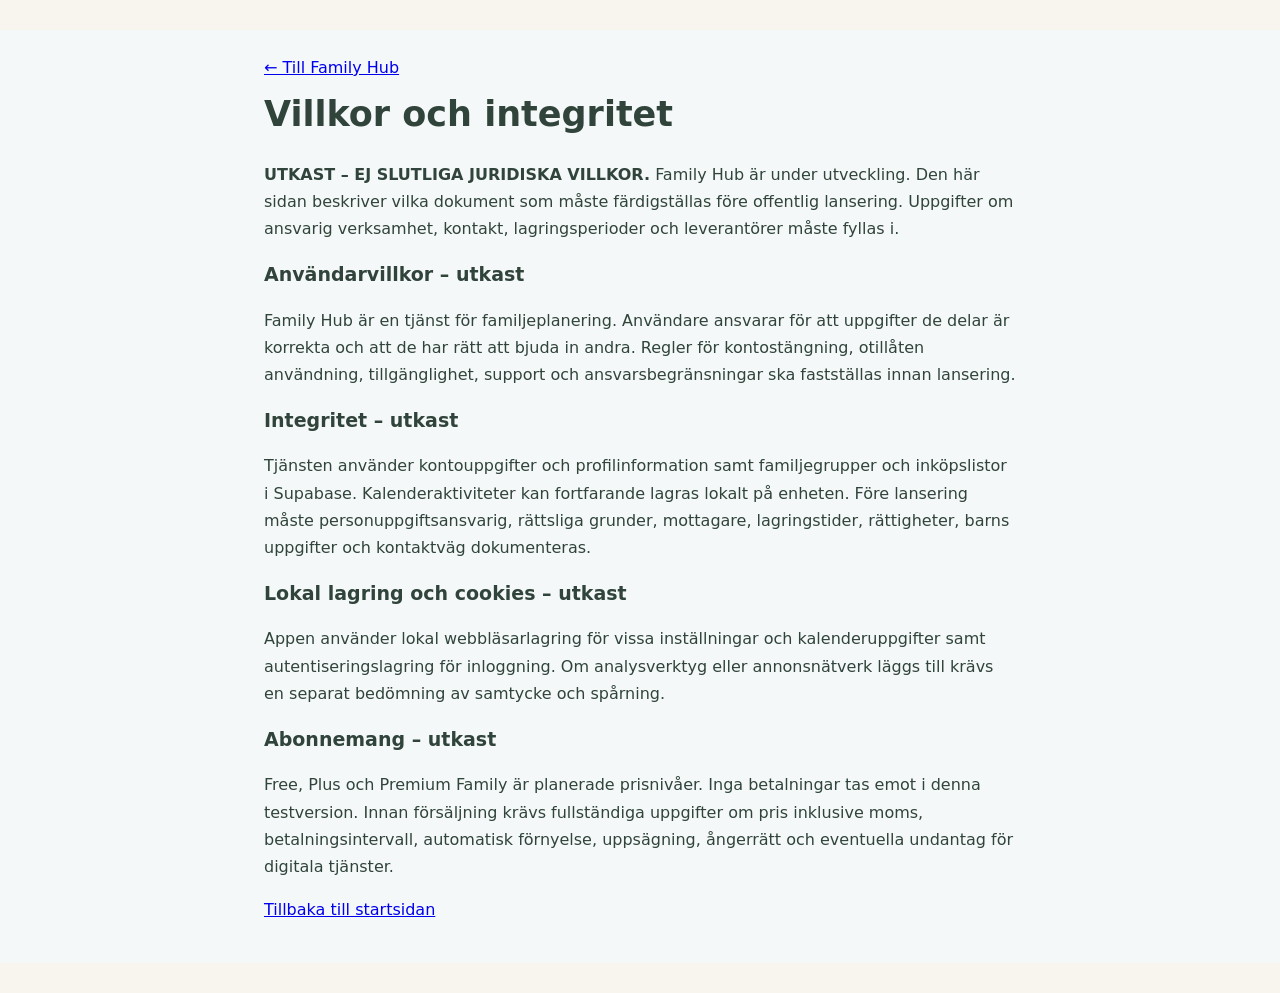
<file: legal.html>
<!doctype html><html lang="sv"><head><meta charset="utf-8"><meta name="viewport" content="width=device-width,initial-scale=1"><title>Villkor och integritet – Family Hub (utkast)</title><link rel="stylesheet" href="style.css"></head><body style="background:#f5f8f8"><main style="max-width:800px;margin:30px auto;padding:24px;line-height:1.7"><a href="index.html">← Till Family Hub</a><h1>Villkor och integritet</h1><p><strong>UTKAST – EJ SLUTLIGA JURIDISKA VILLKOR.</strong> Family Hub är under utveckling. Den här sidan beskriver vilka dokument som måste färdigställas före offentlig lansering. Uppgifter om ansvarig verksamhet, kontakt, lagringsperioder och leverantörer måste fyllas i.</p><section id="terms"><h2>Användarvillkor – utkast</h2><p>Family Hub är en tjänst för familjeplanering. Användare ansvarar för att uppgifter de delar är korrekta och att de har rätt att bjuda in andra. Regler för kontostängning, otillåten användning, tillgänglighet, support och ansvarsbegränsningar ska fastställas innan lansering.</p></section><section id="privacy"><h2>Integritet – utkast</h2><p>Tjänsten använder kontouppgifter och profilinformation samt familjegrupper och inköpslistor i Supabase. Kalenderaktiviteter kan fortfarande lagras lokalt på enheten. Före lansering måste personuppgiftsansvarig, rättsliga grunder, mottagare, lagringstider, rättigheter, barns uppgifter och kontaktväg dokumenteras.</p></section><section id="storage"><h2>Lokal lagring och cookies – utkast</h2><p>Appen använder lokal webbläsarlagring för vissa inställningar och kalenderuppgifter samt autentiseringslagring för inloggning. Om analysverktyg eller annonsnätverk läggs till krävs en separat bedömning av samtycke och spårning.</p></section><section id="subscriptions"><h2>Abonnemang – utkast</h2><p>Free, Plus och Premium Family är planerade prisnivåer. Inga betalningar tas emot i denna testversion. Innan försäljning krävs fullständiga uppgifter om pris inklusive moms, betalningsintervall, automatisk förnyelse, uppsägning, ångerrätt och eventuella undantag för digitala tjänster.</p></section><p><a href="index.html">Tillbaka till startsidan</a></p></main></body></html>
</file>
<file: style.css>
:root{font-family:Inter,ui-sans-serif,system-ui,-apple-system,sans-serif;color:#203448;background:#f3f6f8}*{box-sizing:border-box}body{margin:0}.shell{min-height:100vh;display:grid;grid-template-columns:220px 1fr}aside{background:#173653;color:white;padding:28px 15px;display:flex;flex-direction:column;gap:30px}.brand{font-size:22px;font-weight:800;padding:0 12px;white-space:nowrap}nav{display:grid;gap:8px}button,.filebtn{border:0;border-radius:11px;background:#176b82;color:white;padding:11px 15px;font:inherit;font-weight:650;cursor:pointer;display:inline-block;text-align:center}nav button{background:transparent;text-align:left;color:#e0edf4}nav button.active,nav button:hover{background:#2c526b}.side-note{margin-top:auto;font-size:12px;color:#afc7d5;padding:0 12px}main{width:min(100%,1050px);padding:36px 42px;margin:0 auto}header,.row{display:flex;align-items:center;justify-content:space-between;gap:12px;flex-wrap:wrap}header{margin-bottom:25px}.eyebrow{font-size:11px;font-weight:800;letter-spacing:2px;color:#6a8191}h1{font-size:35px;margin:4px 0}h2{font-size:19px;margin:0 0 12px}.pill{background:#e2eee9;color:#25725b;border-radius:30px;padding:8px 13px;font-size:12px}.card{background:white;border:1px solid #e0e8ed;border-radius:18px;padding:24px;margin-bottom:20px;box-shadow:0 5px 25px #153b5610}.muted{color:#6c7f8b;font-size:13px;line-height:1.5}.controls{margin:20px 0}.form{display:grid;grid-template-columns:1.5fr 1.2fr 1fr 1fr auto;gap:9px}.form.compact{grid-template-columns:1fr 180px auto;margin:16px 0}input,select{border:1px solid #d6e0e6;border-radius:10px;padding:11px;font:inherit;min-width:0;background:#fff;color:#203448}.entries{display:grid;gap:10px;margin-top:14px}.entry{border:1px solid #e5ebef;border-radius:12px;padding:13px;display:flex;align-items:center;justify-content:space-between;gap:12px}.entry-left{display:flex;align-items:center;gap:10px;min-width:0}.dot{height:11px;width:11px;border-radius:50%;flex:none}.small{font-size:12px;color:#72838e}.entry strong{display:block;font-size:14px;overflow-wrap:anywhere}.remove{background:#f8e9e9;color:#9b3c3c;padding:7px 10px;font-size:12px}.hidden{display:none}.empty{padding:20px;text-align:center;color:#8496a0;background:#f7fafb;border-radius:10px}footer{font-size:12px;color:#82929c;margin-top:35px}dialog{border:0;border-radius:16px;padding:25px;box-shadow:0 20px 90px #0004;max-width:400px}dialog::backdrop{background:#122b3b88}@media(max-width:850px){.shell{display:block}aside{padding:14px 14px 10px;gap:12px}.brand{font-size:19px}nav{display:flex;overflow-x:auto}nav button{white-space:nowrap;font-size:13px}.side-note{display:none}main{padding:20px 14px}h1{font-size:28px}.card{padding:17px}.form{grid-template-columns:1fr 1fr}.form button{grid-column:1/-1}.form.compact{grid-template-columns:1fr 1fr}.form.compact input{grid-column:1/-1}.form.compact button{grid-column:auto}.pill{display:none}}@media(max-width:390px){nav button{padding:9px}.form{grid-template-columns:1fr}.form.compact{grid-template-columns:1fr}.form.compact input{grid-column:auto}}
.secondary{background:#e8f0f4;color:#173653}.legend{display:flex;flex-wrap:wrap;gap:13px;margin-top:15px}.legend span{display:inline-flex;align-items:center;gap:6px;font-size:12px}.cal-grid{display:grid;grid-template-columns:repeat(7,minmax(0,1fr));border:1px solid #dde6ec;border-radius:12px;overflow:hidden}.cal-head{background:#eef3f6;text-align:center;padding:9px 2px;font-size:12px;font-weight:700}.cal-cell{min-height:100px;border-top:1px solid #e5edf1;border-right:1px solid #e5edf1;padding:5px;overflow:hidden}.cal-cell:nth-child(7n){border-right:0}.cal-cell.other{background:#f7f9fa;color:#9aabb5}.cal-cell.today{background:#eff8f6}.cal-num{font-size:12px;font-weight:700;margin-bottom:5px}.cal-event{display:block;width:100%;text-align:left;border-radius:5px;border:0;padding:4px 5px;margin:3px 0;font-size:11px;font-weight:600;color:white;white-space:nowrap;overflow:hidden;text-overflow:ellipsis}.cal-list{display:grid;gap:8px}.cal-list .entry{cursor:default}.cal-list .cal-event{width:auto;margin:0;white-space:normal;font-size:13px}.calendar-color{width:12px;height:12px;border-radius:50%;display:inline-block;flex:none}input[type=color]{width:65px;padding:4px;min-height:43px}.controls{gap:10px}.controls select{max-width:230px}.form.compact:has(input[type=color]){grid-template-columns:1fr 70px auto}@media(max-width:600px){.cal-cell{min-height:67px;padding:3px}.cal-head{font-size:10px}.cal-num{font-size:11px}.cal-event{font-size:9px;padding:3px 2px}.form.compact:has(input[type=color]){grid-template-columns:1fr 65px}.form.compact:has(input[type=color]) button{grid-column:1/-1}.controls select{max-width:100%}}

/* Family Hub 0.2.1: unified calendar grids and mobile-first detail sheet */
.cal-num.day-select{display:block;width:100%;background:transparent;color:inherit;text-align:left;padding:2px 0;margin:0;font-size:12px;border-radius:4px}
.more-events{background:transparent;color:#176b82;font-size:11px;padding:3px;border:0;text-align:left}
.schedule-scroll{overflow:auto;border:1px solid #dde6ec;border-radius:12px;max-height:65vh;overscroll-behavior:contain}
.schedule-header,.schedule-body{display:grid;grid-template-columns:54px repeat(var(--cols),minmax(95px,1fr));min-width:max-content}
.schedule-header{position:sticky;top:0;z-index:2;background:#eef3f6}
.time-corner{background:#eef3f6;position:sticky;left:0;z-index:3}
.schedule-day{display:flex;flex-direction:column;align-items:center;gap:2px;border-radius:0;background:#eef3f6;color:#203448;border-left:1px solid #dde6ec;padding:9px 4px;font-size:12px}
.schedule-day strong{font-size:17px}.schedule-day.is-today{background:#dcefe9}
.schedule-body{grid-auto-rows:minmax(64px,auto)}
.time-label{font-size:11px;color:#6c7f8b;padding:5px;background:#fff;border-top:1px solid #e5edf1;position:sticky;left:0;z-index:1}
.time-slot{border-top:1px solid #e5edf1;border-left:1px solid #e5edf1;padding:3px;min-width:0}
.time-slot.is-today{background:#f1f9f6}.time-slot .cal-event{white-space:normal;overflow-wrap:anywhere;line-height:1.25;font-size:11px;margin:1px 0;padding:5px}
.event-time{display:block;font-weight:500;font-size:10px;opacity:.95}
.detail-dialog{width:min(480px,calc(100vw - 24px));max-height:88vh;overflow-y:auto}
.detail-top{display:flex;justify-content:space-between;align-items:start;gap:15px}.detail-top h2{font-size:23px;overflow-wrap:anywhere}
.detail-dialog p{line-height:1.6}.detail-dialog h3{font-size:15px;margin-top:20px}
.participant-line{display:flex;justify-content:space-between;gap:8px;align-items:center;padding:10px 0;border-bottom:1px solid #e5edf1}
.status-chip{font-size:11px;color:#7c5964;background:#f8eef1;border-radius:30px;padding:5px 9px}
.field-label{font-size:12px;color:#627a88;display:grid;gap:4px}.field-label input{width:100%}
.participant-field{border:1px solid #dde6ec;border-radius:10px;grid-column:1/-1;padding:10px 12px}.participant-field legend{font-size:13px;font-weight:650}
#participant-picker{display:flex;flex-wrap:wrap;gap:10px}.participant-option{font-size:13px;display:inline-flex;align-items:center;gap:4px}
#event-form{grid-template-columns:repeat(2,minmax(0,1fr))}#event-form>input[name=title],#event-form>input[name=location]{grid-column:1/-1}#event-form button{grid-column:1/-1}
@media(max-width:600px){.schedule-header,.schedule-body{grid-template-columns:42px repeat(var(--cols),minmax(72px,1fr))}.time-label{font-size:10px}.schedule-day{font-size:10px}.schedule-day strong{font-size:14px}.schedule-scroll{max-height:62vh}.time-slot .cal-event{font-size:10px;padding:3px}.event-time{font-size:9px}.cal-cell{min-height:80px}.cal-cell .cal-event{font-size:9px}.cal-cell .event-time{display:none}.detail-dialog{position:fixed;top:auto;bottom:0;left:0;right:0;margin:0;width:100%;max-width:none;max-height:85dvh;border-radius:20px 20px 0 0;padding:22px}.detail-dialog::backdrop{background:#122b3b99}}

/* 0.3 auth */
.auth-form{display:grid;gap:12px;max-width:460px;margin:18px 0 24px}.auth-form label{display:grid;gap:6px;font-size:13px;font-weight:650}.auth-form input{width:100%}#groups-panel .entry{flex-wrap:wrap}#account .card{overflow-wrap:anywhere}@media(max-width:600px){#account .row button{flex:1}}

/* 0.3.1 – separat mobilanpassad inloggningssida */
.welcome{min-height:100dvh;display:grid;place-items:center;background:linear-gradient(135deg,#173653,#226579);padding:24px;color:white}.welcome-inner{width:min(980px,100%);display:grid;grid-template-columns:1fr 420px;gap:60px;align-items:center}.welcome-mark{font-weight:800;font-size:24px;margin-bottom:34px}.welcome-intro h1{font-size:clamp(34px,4vw,56px);line-height:1.1;color:white;margin:0 0 22px}.welcome-intro p{color:#e2edf1;font-size:18px;line-height:1.6}.welcome-points{display:flex;flex-wrap:wrap;gap:12px;margin-top:30px;color:#e0f4ec;font-size:14px}.welcome-card{background:#fff;color:#203448;border-radius:22px;padding:28px;box-shadow:0 18px 50px #081c2a55}.welcome-card h2{font-size:24px;margin:20px 0 8px}.welcome-card .auth-form{margin:16px 0}.welcome-card .auth-form button{width:100%;background:#176e83;color:white}.auth-tabs{display:grid;grid-template-columns:1fr 1fr;gap:4px;padding:4px;border-radius:12px;background:#eaf1f4}.auth-tabs button{background:transparent;color:#334e5c;border:0;border-radius:9px;padding:11px 6px}.auth-tabs button.chosen{background:#fff;box-shadow:0 2px 6px #17365320}.auth-message{font-size:13px;line-height:1.5;overflow-wrap:anywhere;color:#9c4d28;min-height:0}.auth-foot{font-size:12px}.welcome.hidden,.shell.hidden{display:none!important}@media(max-width:700px){.welcome{padding:20px 14px;place-items:start center}.welcome-inner{grid-template-columns:1fr;gap:22px}.welcome-mark{font-size:20px;margin-bottom:15px}.welcome-intro h1{font-size:31px;margin-bottom:12px}.welcome-intro p{font-size:14px;margin:0}.welcome-points{margin-top:14px;font-size:12px}.welcome-card{padding:20px;border-radius:18px}.welcome-card h2{font-size:21px}}

/* Public landing v0.5 */
.landing{display:block;min-height:100vh;background:#f5f8fb;color:#173653}
.landing *{box-sizing:border-box}
.landing-nav{max-width:1160px;margin:auto;padding:20px 24px;display:flex;align-items:center;gap:24px;justify-content:space-between}
.landing-logo{font-weight:800;font-size:1.35rem;text-decoration:none;color:#173653}
.landing-nav nav{display:flex;gap:24px}
.landing-nav nav a,.landing-footer a{color:#34566b;text-decoration:none}
.landing button{cursor:pointer}
.landing-login,.landing-outline{border:1px solid #c4d4df!important;background:transparent!important;color:#173653!important;border-radius:12px;padding:12px 18px;text-decoration:none}
.landing-hero{max-width:1160px;margin:28px auto 65px;padding:45px 24px;display:grid;grid-template-columns:1.1fr .9fr;gap:38px;align-items:center}
.landing-kicker{color:#14826e;font-size:.75rem;font-weight:800;letter-spacing:.13em}
.landing-hero h1{font-size:clamp(2.6rem,5vw,4.7rem);line-height:1.12;margin:18px 0;color:#173653}
.landing-hero h1 em{font-style:normal;color:#178b77}
.landing-hero p{max-width:520px;line-height:1.65;color:#476277}
.landing-actions{display:flex;gap:12px;align-items:center;flex-wrap:wrap;margin:25px 0}
.landing-actions button,.landing-bottom button,.price-card button,.demo-card form button{background:#178b77;color:#fff;border:0;border-radius:12px;padding:13px 19px;font-weight:700}
.landing-small{font-size:.82rem;color:#718294!important}
.hero-preview{background:#173653;border-radius:24px;padding:26px;color:white;box-shadow:0 25px 60px #17365335;transform:rotate(1deg)}
.preview-top{display:flex;justify-content:space-between;margin-bottom:24px}
.preview-top span{color:#a9c9d2}
.preview-days{display:grid;grid-template-columns:repeat(5,1fr);gap:8px}
.preview-days div{background:#f7fafc;color:#173653;border-radius:10px;min-height:112px;padding:10px 6px;display:flex;flex-direction:column;gap:20px;text-align:center;font-size:.72rem}
.preview-days span{background:#d8eee7;border-radius:6px;padding:5px 2px}
.preview-days div:nth-child(2) span{background:#dce7ff}.preview-days div:nth-child(4) span{background:#f8e6d1}
.preview-note{margin-top:22px;color:#bce9dc}
.landing-section{max-width:1160px;margin:0 auto;padding:65px 24px;scroll-margin-top:20px}
.landing-section h2{font-size:clamp(1.8rem,3.5vw,2.7rem);max-width:700px;margin:12px 0 20px;color:#173653}
.landing-section>p{color:#5d7485}
.feature-grid,.pricing-grid{display:grid;grid-template-columns:repeat(4,1fr);gap:16px;margin-top:30px}
.feature-grid article,.price-card,.demo-card{background:white;border:1px solid #dce6ec;border-radius:20px;padding:24px;box-shadow:0 8px 28px #1736530a}
.feature-grid article>span{font-size:1.7rem}
.feature-grid h3{margin-bottom:7px}.feature-grid p,.price-card p{color:#5d7485;line-height:1.55}
.demo-section{background:#eaf3f3;max-width:none;padding-left:max(24px,calc((100vw - 1112px)/2));padding-right:max(24px,calc((100vw - 1112px)/2))}
.demo-card{max-width:760px}
.demo-head{display:flex;align-items:center;justify-content:space-between;gap:10px}
.demo-head button{background:#e9f3f3;color:#173653;border:0;border-radius:8px;font-size:1.4rem;padding:5px 15px}
.demo-days{display:grid;grid-template-columns:repeat(7,1fr);gap:7px;margin:20px 0}
.demo-days div{background:#eff5f8;border-radius:10px;padding:12px 5px;display:flex;flex-direction:column;text-align:center;gap:7px}
.demo-card form{display:flex;gap:10px}.demo-card form input{flex:1;min-width:0}
.demo-card ul{list-style:none;padding:0}.demo-card li{display:flex;align-items:center;gap:12px;border-bottom:1px solid #e4ebee;padding:10px 0}.demo-card li span{flex:1}.demo-card li button{border:0;background:transparent;color:#687c89}
.billing-switch{display:inline-flex;padding:5px;border-radius:12px;background:#e8f0f3;gap:5px}
.billing-switch button{border:0;border-radius:9px;background:transparent;padding:10px 15px;color:#173653}
.billing-switch button.selected{background:white;box-shadow:0 2px 9px #17365318}
.pricing-grid{grid-template-columns:repeat(3,1fr)}
.price-card{display:flex;flex-direction:column;gap:9px}
.price-card.featured{border:2px solid #178b77}
.popular{color:#178b77;font-weight:800;font-size:.7rem}
.price-card h3{font-size:1.4rem;margin:5px 0}
.price-amount{display:flex;align-items:baseline;gap:5px}
.price-amount strong{font-size:2rem;color:#173653}
.price-card ul{padding-left:18px;line-height:1.9;flex:1}
.price-card button{width:100%}
.landing-bottom{text-align:center;background:#173653;color:white;padding:65px 20px}
.landing-bottom h2{color:white;font-size:2rem}
.landing-bottom p{color:#c2d8e4}
.landing-footer{padding:24px;text-align:center;color:#647f8c}
.landing-footer button{border:0;background:transparent;color:#34566b;text-decoration:underline}
.auth-overlay{position:fixed;inset:0;z-index:999;display:grid;place-items:center;padding:20px}
.auth-overlay.hidden{display:none}
.auth-backdrop{position:absolute;inset:0;background:#0c2437b8}
.auth-modal{position:relative;z-index:1;width:min(100%,440px);max-height:90vh;overflow:auto;box-shadow:0 20px 90px #0004}
.auth-close{position:absolute;right:10px;top:10px;border:0;background:transparent;color:#173653}
@media(max-width:800px){.landing-hero{grid-template-columns:1fr;padding-top:15px}.feature-grid{grid-template-columns:repeat(2,1fr)}.pricing-grid{grid-template-columns:1fr}.landing-nav nav{gap:12px}.landing-nav{flex-wrap:wrap}.hero-preview{transform:none}}
@media(max-width:470px){.landing-nav nav{order:3;width:100%;justify-content:center}.landing-hero{margin-top:0}.feature-grid{grid-template-columns:1fr}.preview-days div{min-height:95px;font-size:.6rem}.demo-days div{font-size:.7rem}.landing-hero h1{font-size:2.5rem}}

/* 0.5.1 – lugnare redaktionell landningssida */
.landing{background:#f8f9f6;color:#23352f;font-family:system-ui,-apple-system,"Segoe UI",sans-serif}
.landing-nav{background:#f8f9f6;border-bottom:1px solid #e3e7df;box-shadow:none}
.landing-logo{font-size:1.15rem;letter-spacing:-.045em;font-weight:800;color:#1d443b}
.landing-nav a:not(.landing-logo){font-size:.9rem;color:#465c52}
.landing-hero{max-width:1190px;margin:auto;gap:70px;padding-top:90px;padding-bottom:100px}
.landing-hero h1{font-size:clamp(3rem,6vw,5.6rem);letter-spacing:-.065em;line-height:1.02;font-weight:720;color:#1b342b}
.landing-hero h1 em{font-style:normal;color:#497f68}
.landing-hero p{max-width:500px;font-size:1.1rem;line-height:1.7;color:#52655c}
.landing-kicker{font-size:.72rem;letter-spacing:.14em;color:#537463;font-weight:750}
.landing-actions button,.landing-bottom button{background:#234d3f;border-radius:10px}
.hero-preview{background:#fff;border:1px solid #dce4dc;border-radius:18px;box-shadow:0 18px 55px #193b2812;transform:rotate(-1deg)}
.preview-top{border-bottom:1px solid #e8eee8}
.preview-days div{background:#f5f8f5;border:1px solid #e7ede6;border-radius:10px}
.preview-note{color:#526e5f}
.landing-section{max-width:1120px;margin:auto;padding:85px 22px}
.landing-section h2{letter-spacing:-.045em;line-height:1.13;color:#213b31;font-size:clamp(1.9rem,3.5vw,3.1rem)}
.feature-grid article{background:transparent;border:0;border-top:1px solid #cdd8cd;border-radius:0;box-shadow:none;padding:23px 8px 15px}
.feature-grid article span{font-size:1.5rem}
.feature-grid article h3{letter-spacing:-.025em}
.demo-section{background:#edf2eb;border-radius:22px}
.demo-card{border:1px solid #d9e3d9;box-shadow:0 12px 38px #183b2410;border-radius:16px}
.price-card{background:#fff;border:1px solid #dbe3dc;border-radius:14px;box-shadow:none}
.price-card.featured{border:2px solid #427d64;background:#f7faf7}
.price-amount strong{color:#244e3e}
.billing-switch{background:#e5ebe5}
.landing-bottom{background:#23483b}
.landing-bottom p{color:#d4e4d9}
.sync-panel{margin-top:18px}
.sync-heading{display:flex;justify-content:space-between;align-items:flex-start;gap:12px}
.sync-eyebrow{font-size:.72rem;letter-spacing:.13em;color:#64847a;font-weight:750}
.sync-phase{font-size:.72rem;background:#eaf2ef;border-radius:100px;padding:7px 12px;color:#365e4d;white-space:nowrap}
.sync-providers{border:1px solid #e1e9e5;border-radius:14px;overflow:hidden;margin-top:15px}
.sync-provider{display:flex;align-items:center;gap:14px;padding:14px;border-bottom:1px solid #e1e9e5}
.sync-provider:last-child{border-bottom:0}
.sync-provider-mark{width:38px;height:38px;flex:0 0 38px;display:grid;place-items:center;border-radius:11px;font-weight:800;background:#e7eee9;color:#23483b}
.sync-provider-mark.google{color:#387b56;background:#e8f4ec}
.sync-provider-mark.outlook{color:#276ba0;background:#eaf2fb}
.sync-provider-mark.apple{color:#2d3741;background:#edf0f3}
.sync-provider-copy{display:flex;flex:1;min-width:0;flex-direction:column;gap:4px}
.sync-provider-copy small{color:#75857f}
.sync-provider button{white-space:nowrap}
.sync-privacy{background:#f3f7f4;padding:17px;border-radius:13px;margin-top:16px}
.sync-privacy-options{display:flex;flex-wrap:wrap;gap:8px;margin-top:12px}
.sync-privacy-options span{border:1px solid #d6e1d8;background:#fff;border-radius:20px;padding:6px 11px;font-size:.83rem}
@media(max-width:800px){.landing-hero{padding:45px 22px 65px;gap:25px}.hero-preview{transform:none}.landing-section{padding:65px 22px}.demo-section{border-radius:0}}
@media(max-width:470px){.sync-provider{gap:8px;padding:10px}.sync-provider button{padding:9px}.sync-heading{flex-wrap:wrap}}

/* 0.5.2: Installationsguide och transparens */
.install-grid{display:grid;grid-template-columns:repeat(2,minmax(0,1fr));gap:24px;margin:25px 0}.install-grid article{padding:25px;border:1px solid #dce4e6;border-radius:20px;background:#fff}.install-grid p{line-height:1.9}.phone-art{max-width:190px;height:230px;border:7px solid #263b47;border-radius:27px;margin:0 auto 18px;background:#f3f8f7;display:flex;flex-direction:column;overflow:hidden;text-align:center}.phone-bar{font-size:11px;background:#e4eeee;padding:12px 3px}.phone-content{flex:1;display:grid;align-content:center;font-weight:700;color:#214b59}.phone-content small{font-size:11px;font-weight:400}.phone-share{padding:12px;background:#dbe9ec;font-size:23px;color:#176b80}.legal-links{display:flex;flex-wrap:wrap;gap:12px;margin-top:18px}.legal-links a{border:1px solid #d3dee1;border-radius:12px;padding:11px 14px;color:#18465b;text-decoration:none}.legal-links a:hover{background:#eaf2f2}@media(max-width:650px){.install-grid{grid-template-columns:1fr}}

/* Family Hub 0.6 – varm, mindre generisk identitet */
.landing{background:#f7f4ee}.landing-hero{background:#f4efe5}.landing-kicker{letter-spacing:.08em}.landing-hero h1{max-width:790px;line-height:1.12;letter-spacing:-.035em}.landing-hero em{color:#3e6c55}.hero-preview{transform:rotate(-1.2deg);box-shadow:6px 12px 0 #e3dacd,0 20px 40px #263b2a18}.feature-grid article:nth-child(2){transform:translateY(8px)}.feature-grid article:nth-child(3){transform:translateY(-5px)}.year-saving{font-weight:700;color:#2e7052;background:#e5f2e8;border-radius:8px;padding:8px 10px;margin:8px 0}.year-saving[hidden]{display:none}

/* v0.8 – warm unified app style */
:root{color:#30443b;background:#f7f5ee}
body{background:#f7f5ee;color:#30443b}
.shell{background:#f7f5ee;grid-template-columns:230px minmax(0,1fr)}
.shell aside{background:#f0eee5;color:#2e473e;border-right:1px solid #dedfd2;padding-top:30px}
.shell aside .brand{color:#345a48;font-family:Georgia,serif;font-weight:700;letter-spacing:-.6px}
.shell aside nav button{color:#455b4d;background:transparent;border-radius:13px;font-weight:600}
.shell aside nav button.active,.shell aside nav button:hover{background:#dde8d9;color:#244c3a}
.shell aside .side-note{color:#78867a}
.shell main{background:#f7f5ee}
.shell main header{border-bottom:1px solid #e8e7dc}
.shell main header h1{font-family:Georgia,serif;color:#294b3b;letter-spacing:-.5px}
.shell .card{background:#fffefa;border:1px solid #e5e5d9;border-radius:19px;box-shadow:0 5px 20px rgba(45,65,49,.045)}
.shell button:not(.secondary):not(.sidebar-signout),.shell .filebtn{background:#3e7156;color:#fff}
.shell button:not(.secondary):not(.sidebar-signout):hover{background:#305c45}
.shell button.secondary{background:#eaf0e6;color:#345a45}
.shell input,.shell select,.shell textarea{background:#fffefa;border-color:#d8ded3;color:#2e4338}
.shell .pill{background:#e7eee3;color:#315942}
.shell .eyebrow{color:#718e79}
.sidebar-signout{margin-top:auto;background:transparent;color:#456653;text-align:left;border:1px solid #cbd7c8;border-radius:12px}
.sidebar-signout:hover{background:#e3ebdf}
#pricing-app-slot .landing-section{padding:10px 0 30px;max-width:none}
#pricing-app-slot .pricing-grid{align-items:stretch}
#pricing-app-slot .price-card{background:#fffefa;border-color:#e1e3d7}
@media(max-width:750px){.shell{display:block}.shell aside{border-right:0;border-bottom:1px solid #dedfd2;padding:14px}.shell aside nav{display:flex;overflow-x:auto;gap:6px}.shell aside nav button{flex-shrink:0}.sidebar-signout{margin-top:6px}.shell main{padding:14px}}

/* Family Hub 0.9 — cohesive interface */
.shell{grid-template-columns:240px minmax(0,1fr)}
.shell aside{position:sticky;top:0;height:100dvh;gap:22px;padding:28px 16px;background:#f4f3ed}
.shell aside .brand{font-size:23px;padding:0 12px 18px;border-bottom:1px solid #dce2d8}
.shell aside nav{display:grid;gap:5px}
.shell aside nav button{font-size:14px;line-height:1.3;padding:13px 14px}
.shell main{min-width:0;padding:28px clamp(20px,3.5vw,55px) 36px;max-width:1500px;width:100%;margin:auto}
.shell main header{padding:0 0 23px;margin-bottom:28px;align-items:center}
.shell main header h1{font-size:clamp(29px,3vw,41px)}
.shell .view{max-width:1100px;margin:0 auto}
.shell .view>.card{margin-bottom:20px;padding:clamp(20px,2.6vw,32px)}
.shell .view>.card h2{font-size:22px;letter-spacing:-.03em;margin-top:0}
.shell .card{box-shadow:0 3px 16px #29453608;border-radius:18px}
.shell .sidebar-signout{width:100%;margin-top:auto;padding:12px 14px}
#pricing-app-slot .landing-section{padding:0 0 28px}
#pricing-app-slot .landing-kicker{font-size:11px;letter-spacing:.12em}
#pricing-app-slot .landing-section>h2{font-size:clamp(26px,3vw,37px);margin:8px 0 10px}
#pricing-app-slot .landing-section>p{font-size:14px;line-height:1.55;max-width:750px}
#pricing-app-slot .billing-switch{margin:22px 0 14px}
#pricing-app-slot .pricing-grid{display:grid;grid-template-columns:repeat(3,minmax(0,1fr));gap:16px;margin:18px 0 16px;align-items:stretch}
#pricing-app-slot .price-card{min-width:0;padding:24px;gap:8px;border:1px solid #dfe5dc;border-radius:18px;box-shadow:0 3px 16px #29453609;display:flex;flex-direction:column}
#pricing-app-slot .price-card.featured{border:2px solid #53856b;background:#f9fcf8}
#pricing-app-slot .price-card h3{font-size:23px;margin:6px 0}
#pricing-app-slot .price-card p{font-size:14px;line-height:1.5;margin:8px 0}
#pricing-app-slot .price-card ul{font-size:14px;line-height:1.55;flex:1;margin:14px 0 20px;padding-left:20px}
#pricing-app-slot .price-card li{margin-bottom:10px}
#pricing-app-slot .price-card button{margin-top:auto;padding:13px 10px}
#pricing-app-slot .price-amount strong{font-size:clamp(27px,2.7vw,35px)}
#pricing-app-slot .popular{font-size:10px;letter-spacing:.09em}
#pricing-app-slot #billing-notice{margin-top:15px;color:#7c4e3b}
.billing-profile-card{display:flex;flex-wrap:wrap;align-items:center;gap:12px}
.billing-profile-card h2,.billing-profile-card>p{flex-basis:100%;margin-bottom:0}
.billing-profile-card button{width:auto}
@media(max-width:1050px){#pricing-app-slot .pricing-grid{grid-template-columns:1fr}#pricing-app-slot .price-card{padding:22px}#pricing-app-slot .price-card ul{flex:none}}
@media(max-width:750px){.shell{display:block}.shell aside{position:relative;height:auto;padding:14px;gap:10px}.shell aside .brand{padding:0 4px 10px;font-size:20px}.shell aside nav{display:flex;overflow-x:auto;gap:6px;padding-bottom:4px}.shell aside nav button{flex-shrink:0;white-space:nowrap;font-size:13px;padding:10px 12px}.shell .sidebar-signout{margin-top:4px;width:auto;padding:8px 12px}.shell main{padding:22px 16px}.shell main header{margin-bottom:20px}.shell .view>.card{padding:20px}#pricing-app-slot .pricing-grid{grid-template-columns:1fr}}

/* 0.9.1: compact portrait navigation; desktop sidebar preserved */
.mobile-nav-bar{display:contents}
.mobile-menu-toggle{display:none!important}
@media(max-width:1024px){
 .shell{display:block!important;min-width:0}
 .shell aside{position:relative!important;height:auto!important;min-height:0!important;padding:12px 18px!important;gap:0!important;border-right:0;border-bottom:1px solid #dce2d8}
 .shell aside .mobile-nav-bar{display:flex;align-items:center;justify-content:space-between;gap:12px}
 .shell aside .brand{padding:0!important;border:0!important;margin:0;font-size:23px!important}
 .shell aside .mobile-menu-toggle{display:inline-flex!important;align-items:center;justify-content:center;white-space:nowrap;border:1px solid #cbd9ce!important;border-radius:11px;background:#e7efe6!important;color:#315742!important;padding:10px 14px!important;font-size:14px}
 .shell aside nav{display:none!important;overflow:visible!important;grid-template-columns:repeat(2,minmax(0,1fr));gap:8px;padding:15px 0 5px}
 .shell.menu-open aside nav{display:grid!important}
 .shell aside nav button{white-space:normal!important;text-align:left;min-width:0;padding:12px!important;font-size:14px!important}
 .shell aside .sidebar-signout{display:none!important;margin-top:8px!important;width:100%!important}
 .shell.menu-open aside .sidebar-signout{display:block!important}
 .shell aside .side-note{display:none}
 .shell main{width:100%;max-width:none;padding:20px clamp(16px,3vw,28px)!important}
 .shell main header{margin-bottom:18px}
 .shell .view{max-width:100%}
 #pricing-app-slot .pricing-grid{grid-template-columns:repeat(2,minmax(0,1fr))}
}
@media(max-width:620px){
 .shell aside .brand{font-size:20px!important}
 .shell aside nav{grid-template-columns:1fr}
 #pricing-app-slot .pricing-grid{grid-template-columns:1fr}
 .shell main{padding:16px!important}
}
</file>
